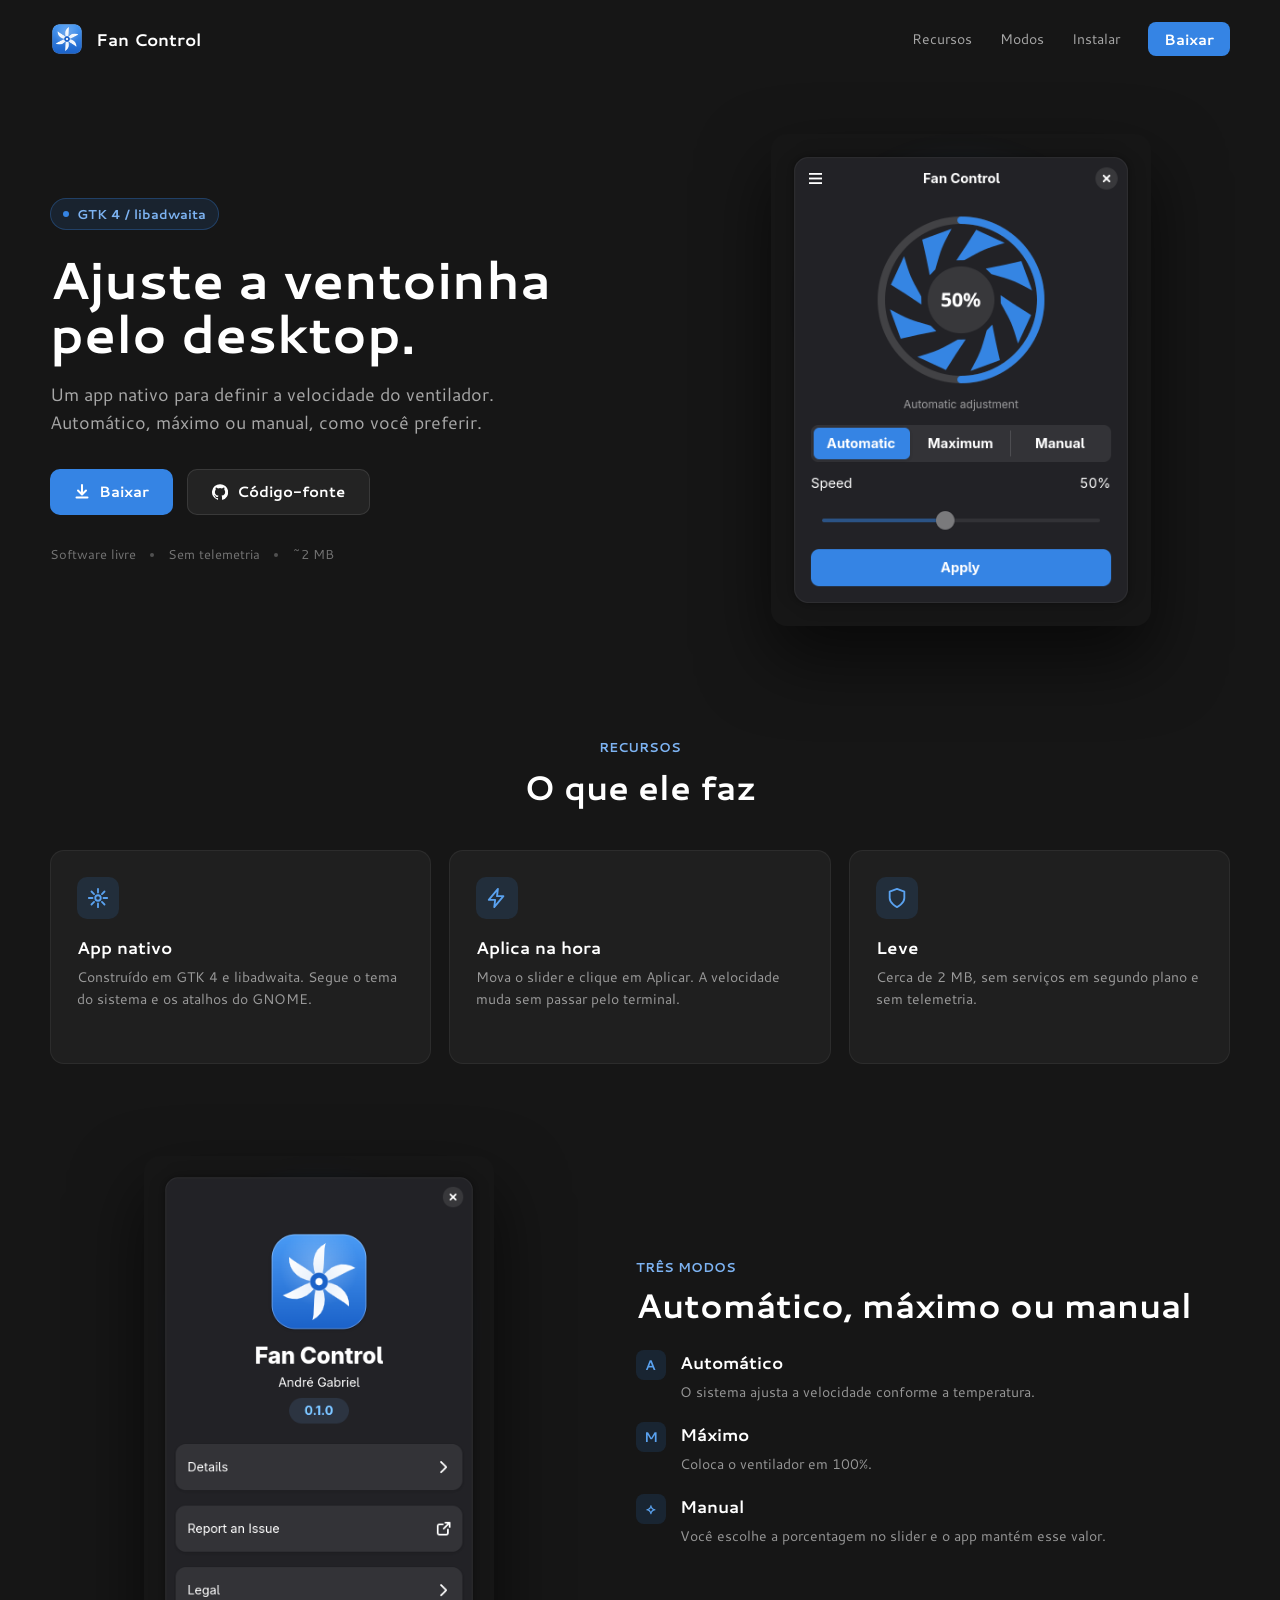
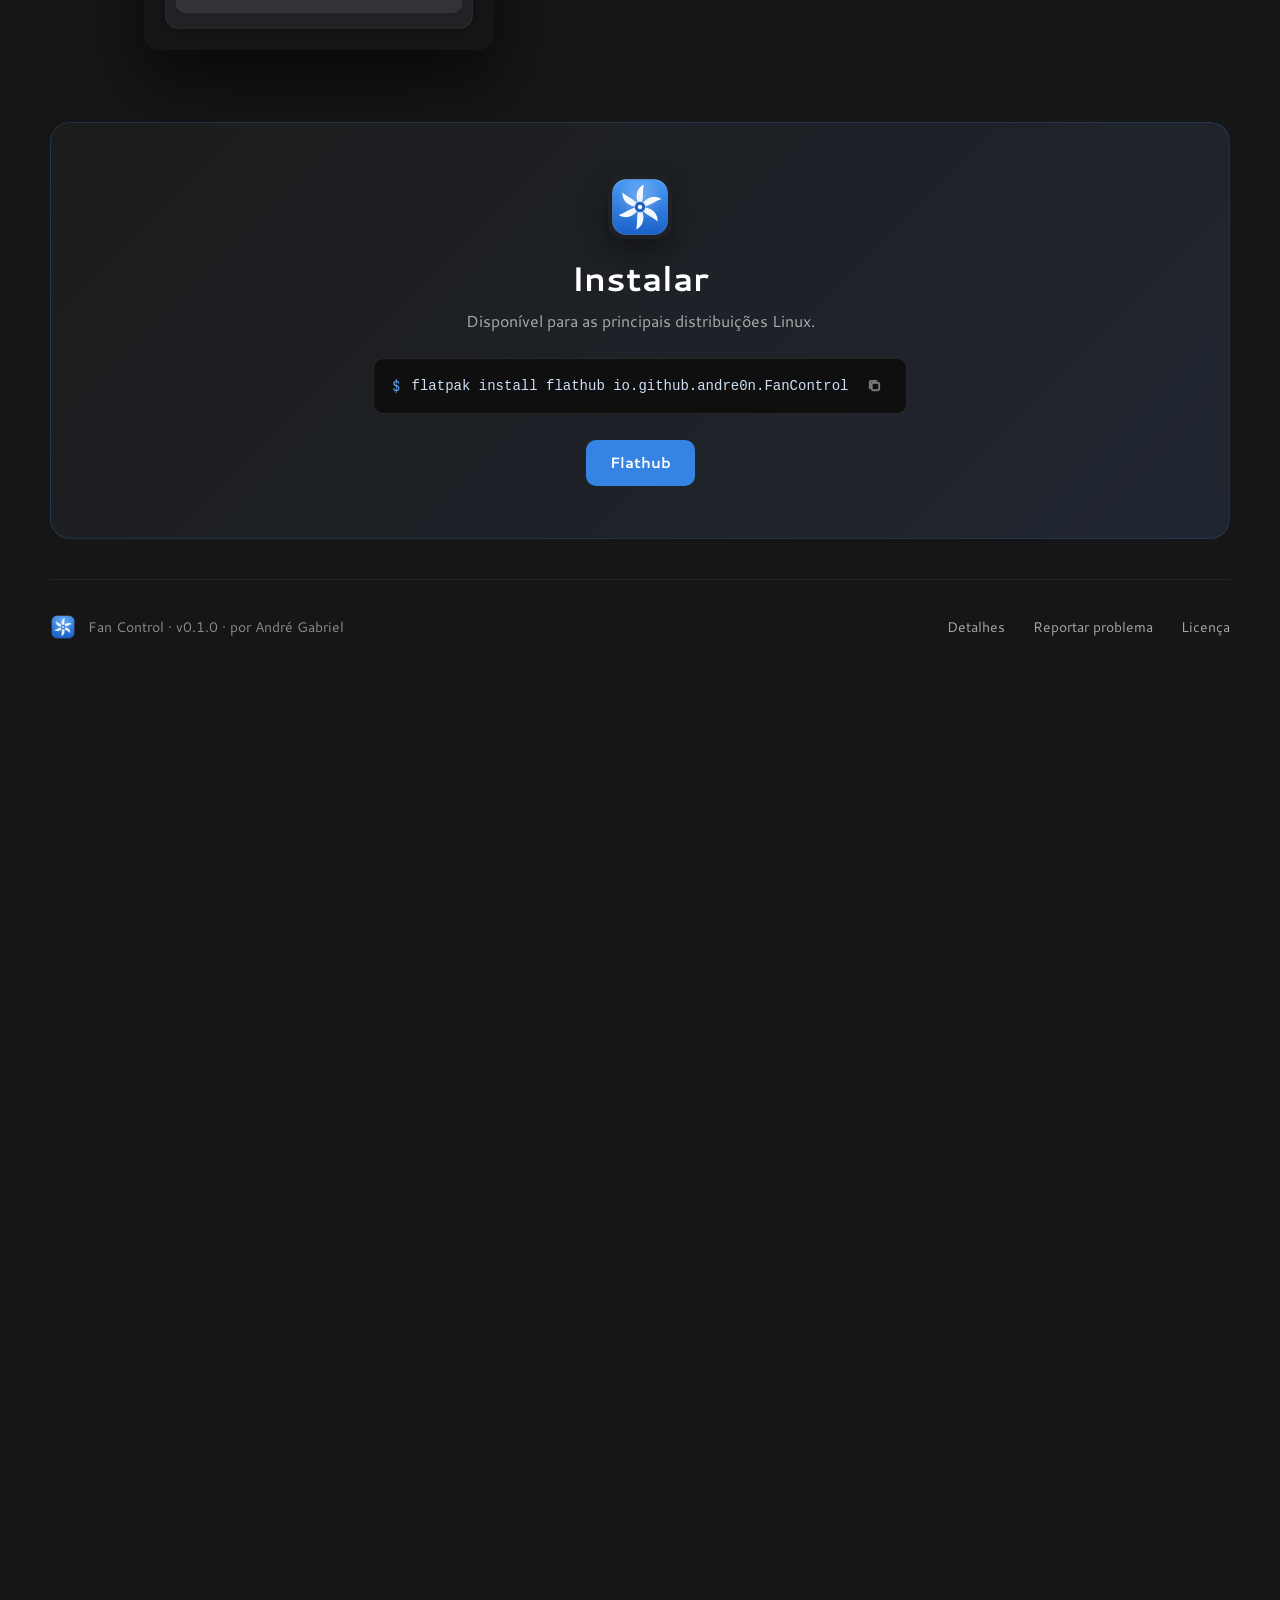
<file: index.html>
<!doctype html>
<html lang="pt-BR">
  <head>
    <meta charset="utf-8">
    <meta name="viewport" content="width=device-width, initial-scale=1">
    <meta http-equiv="refresh" content="0; url=./docs/">
    <link rel="canonical" href="./docs/">
    <title>Fan Control</title>
  </head>
  <body>
    <p><a href="./docs/">Abrir Fan Control</a></p>
  </body>
</html>
</file>
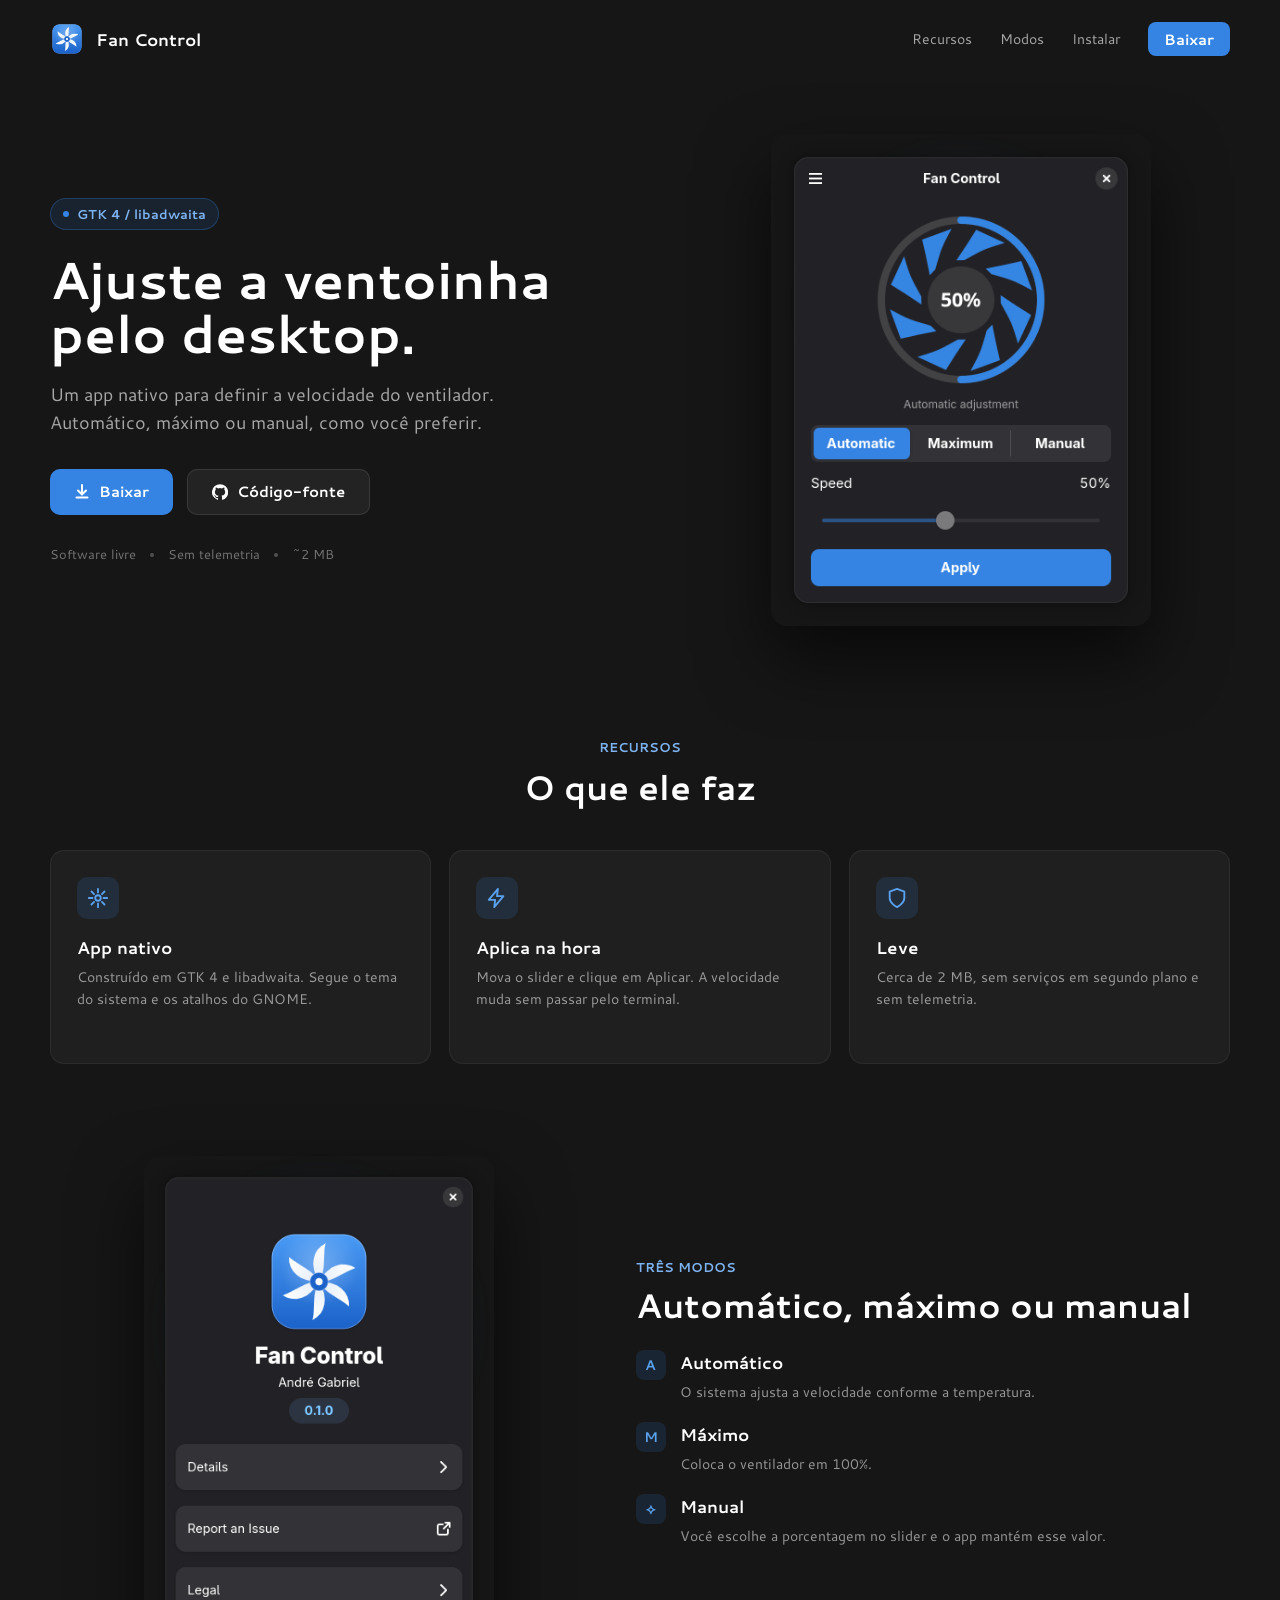
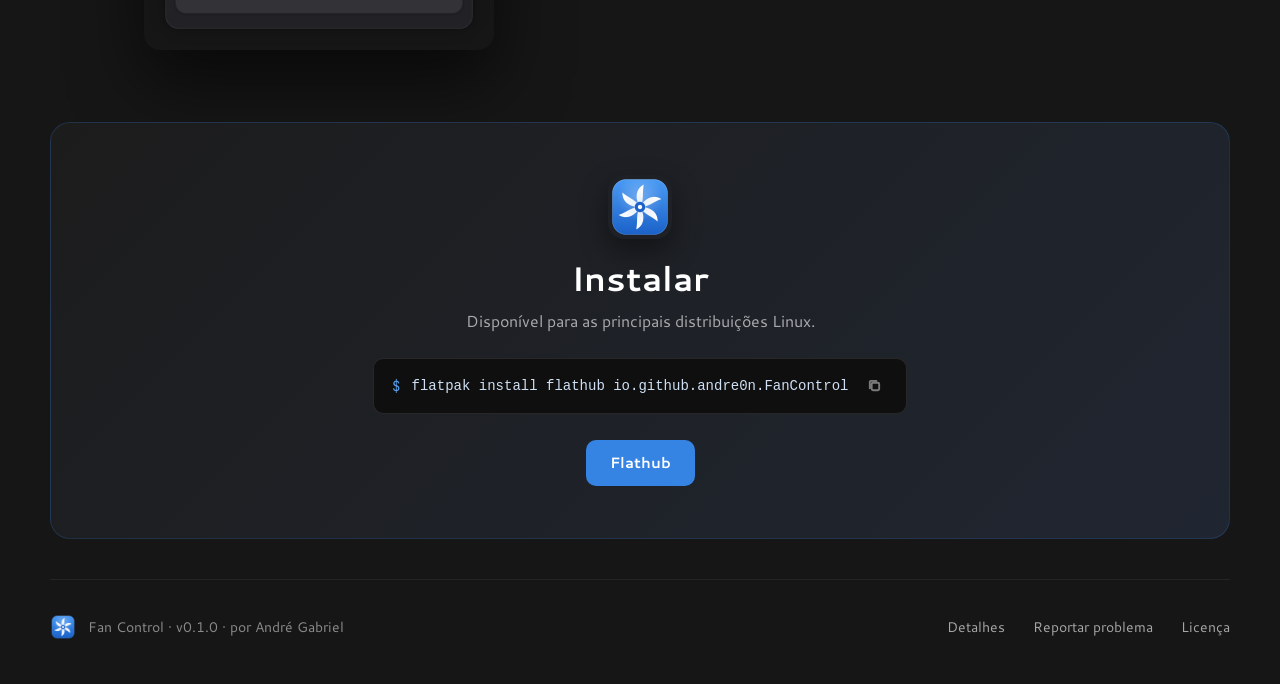
<file: docs/index.html>
<!doctype html>
<html lang="pt-BR">

<head>
  <meta charset="utf-8">
  <meta name="viewport" content="width=device-width, initial-scale=1">
  <meta name="description"
    content="Fan Control e uma interface GTK nativa para ajustar a ventoinha no Linux usando nbfc-linux.">
  <title>Fan Control</title>
  <link rel="icon" href="./assets/icon.svg" type="image/svg+xml">
  <link rel="preconnect" href="https://fonts.googleapis.com">
  <link rel="preconnect" href="https://fonts.gstatic.com" crossorigin>
  <link
    href="https://fonts.googleapis.com/css2?family=Cantarell:wght@400;700&family=JetBrains+Mono:wght@400;500&display=swap"
    rel="stylesheet">
  <link rel="stylesheet" href="./styles.css">
</head>

<body>
  <nav class="site-nav" aria-label="Principal">
    <a class="brand" href="#top" aria-label="Fan Control">
      <img src="./assets/icon-256.png" alt="" width="34" height="34">
      <span>Fan Control</span>
    </a>
    <div class="nav-links">
      <a href="#features">Recursos</a>
      <a href="#modes">Modos</a>
      <a href="#install">Instalar</a>
      <a class="button button-small" href="#install">Baixar</a>
    </div>
  </nav>

  <main id="top">
    <header class="hero section-grid">
      <div class="hero-copy">
        <p class="badge"><span></span>GTK 4 / libadwaita</p>
        <h1>Ajuste a ventoinha pelo desktop.</h1>
        <p class="hero-text">
          Um app nativo para definir a velocidade do ventilador. Automático,
          máximo ou manual, como você preferir.
        </p>
        <div class="actions">
          <a class="button" href="#install">
            <svg viewBox="0 0 16 16" aria-hidden="true">
              <path d="M8 1v9M4 6.5l4 4 4-4M2.5 13.5h11" />
            </svg>
            Baixar
          </a>
          <a class="button button-secondary" href="https://github.com/Andre0n/nbfc-linux-gui">
            <svg class="fill-icon" viewBox="0 0 16 16" aria-hidden="true">
              <path
                d="M8 .2a8 8 0 0 0-2.5 15.6c.4.07.55-.17.55-.38l-.01-1.34c-2.23.48-2.7-1.07-2.7-1.07-.36-.92-.89-1.17-.89-1.17-.73-.5.05-.49.05-.49.8.06 1.23.83 1.23.83.71 1.23 1.87.87 2.33.67.07-.52.28-.87.5-1.07-1.78-.2-3.64-.89-3.64-3.95 0-.87.31-1.59.83-2.15-.08-.2-.36-1.02.08-2.12 0 0 .67-.21 2.2.82a7.6 7.6 0 0 1 4 0c1.53-1.03 2.2-.82 2.2-.82.44 1.1.16 1.92.08 2.12.52.56.83 1.28.83 2.15 0 3.07-1.87 3.75-3.65 3.95.29.25.54.73.54 1.48l-.01 2.2c0 .21.15.46.55.38A8 8 0 0 0 8 .2z" />
            </svg>
            Código-fonte
          </a>
        </div>
        <ul class="trust-list" aria-label="Resumo">
          <li>Software livre</li>
          <li>Sem telemetria</li>
          <li>~2 MB</li>
        </ul>
      </div>
      <div class="shot-wrap">
        <img class="hero-shot" src="./assets/shot-main.png" alt="Janela principal do Fan Control">
      </div>
    </header>

    <section class="features" id="features">
      <div class="section-heading">
        <p>Recursos</p>
        <h2>O que ele faz</h2>
      </div>
      <div class="cards">
        <article class="card">
          <div class="icon-box">
            <svg viewBox="0 0 24 24" aria-hidden="true">
              <path
                d="M12 2v4M12 18v4M2 12h4M18 12h4M4.9 4.9l2.8 2.8M16.3 16.3l2.8 2.8M19.1 4.9l-2.8 2.8M7.7 16.3l-2.8 2.8" />
              <circle cx="12" cy="12" r="3" />
            </svg>
          </div>
          <h3>App nativo</h3>
          <p>Construído em GTK 4 e libadwaita. Segue o tema do sistema e os atalhos do GNOME.</p>
        </article>
        <article class="card">
          <div class="icon-box">
            <svg viewBox="0 0 24 24" aria-hidden="true">
              <path d="M13 2 3 14h7l-1 8 10-12h-7l1-8z" />
            </svg>
          </div>
          <h3>Aplica na hora</h3>
          <p>Mova o slider e clique em Aplicar. A velocidade muda sem passar pelo terminal.</p>
        </article>
        <article class="card">
          <div class="icon-box">
            <svg viewBox="0 0 24 24" aria-hidden="true">
              <path d="M12 22s8-4 8-10V5l-8-3-8 3v7c0 6 8 10 8 10z" />
            </svg>
          </div>
          <h3>Leve</h3>
          <p>Cerca de 2 MB, sem serviços em segundo plano e sem telemetria.</p>
        </article>
      </div>
    </section>

    <section class="modes section-grid" id="modes">
      <div class="shot-wrap shot-wrap-small">
        <img src="./assets/shot-about.png" alt="Tela sobre do Fan Control">
      </div>
      <div>
        <p class="eyebrow">Três modos</p>
        <h2>Automático, máximo ou manual</h2>
        <div class="mode-list">
          <article>
            <span>A</span>
            <div>
              <h3>Automático</h3>
              <p>O sistema ajusta a velocidade conforme a temperatura.</p>
            </div>
          </article>
          <article>
            <span>M</span>
            <div>
              <h3>Máximo</h3>
              <p>Coloca o ventilador em 100%.</p>
            </div>
          </article>
          <article>
            <span>⟡</span>
            <div>
              <h3>Manual</h3>
              <p>Você escolhe a porcentagem no slider e o app mantém esse valor.</p>
            </div>
          </article>
        </div>
      </div>
    </section>

    <section class="install" id="install">
      <img src="./assets/icon-256.png" alt="" width="64" height="64">
      <h2>Instalar</h2>
      <p>Disponível para as principais distribuições Linux.</p>
      <div class="command" role="group" aria-label="Comando de instalação">
        <span aria-hidden="true">$</span>
        <code>flatpak install flathub io.github.andre0n.FanControl</code>
        <button type="button" data-copy="flatpak install flathub io.github.andre0n.FanControl"
          aria-label="Copiar comando">
          <svg viewBox="0 0 16 16" aria-hidden="true">
            <rect x="5" y="5" width="8" height="8" rx="1.5" />
            <path d="M3 11V4a1 1 0 0 1 1-1h6" />
          </svg>
        </button>
      </div>
      <div class="actions actions-center">
        <a class="button" href="#">Flathub</a>
        <!-- <a class="button button-secondary" href="#">.deb / .rpm</a> -->
      </div>
    </section>
  </main>

  <footer class="site-footer">
    <div>
      <img src="./assets/icon-256.png" alt="" width="26" height="26">
      <span>Fan Control · v0.1.0 · por André Gabriel</span>
    </div>
    <nav aria-label="Rodape">
      <a href="https://github.com/Andre0n/nbfc-linux-gui">Detalhes</a>
      <a href="https://github.com/Andre0n/nbfc-linux-gui/issues">Reportar problema</a>
      <a href="https://github.com/Andre0n/nbfc-linux-gui/blob/main/LICENSE">Licença</a>
    </nav>
  </footer>

  <script src="./script.js"></script>
</body>

</html>
</file>
<file: docs/styles.css>
:root {
  --accent: #3584e4;
  --accent-hover: #3d8ceb;
  --accent-soft: #5aa2f0;
  --accent-text: #7db3f2;
  --bg: #161616;
  --card: #1f1f1f;
  --code: #0f0f0f;
  --text: #fff;
  --muted: rgba(255, 255, 255, 0.62);
  --faint: rgba(255, 255, 255, 0.45);
  --line: rgba(255, 255, 255, 0.08);
}

* {
  box-sizing: border-box;
}

html {
  scroll-behavior: smooth;
}

body {
  margin: 0;
  background: var(--bg);
  color: #e8e8e8;
  font-family: "Cantarell", system-ui, -apple-system, BlinkMacSystemFont, "Segoe UI", sans-serif;
  -webkit-font-smoothing: antialiased;
}

body::selection {
  background: var(--accent);
  color: var(--text);
}

a {
  color: inherit;
  text-decoration: none;
}

img,
svg {
  display: block;
}

svg {
  fill: none;
  stroke: currentColor;
  stroke-linecap: round;
  stroke-linejoin: round;
  stroke-width: 2;
}

.fill-icon {
  fill: currentColor;
  stroke: none;
}

main,
.site-nav,
.site-footer {
  width: min(1180px, calc(100% - 56px));
  margin: 0 auto;
}

.site-nav,
.site-footer {
  display: flex;
  align-items: center;
  justify-content: space-between;
  gap: 24px;
}

.site-nav {
  padding: 22px 0;
}

.brand,
.site-footer > div {
  display: flex;
  align-items: center;
  gap: 12px;
}

.brand img,
.site-footer img {
  border-radius: 9px;
}

.brand span {
  color: var(--text);
  font-size: 17px;
  font-weight: 700;
}

.nav-links,
.site-footer nav {
  display: flex;
  align-items: center;
  gap: 28px;
  color: var(--muted);
  font-size: 14px;
}

.nav-links a:not(.button):hover,
.site-footer a:hover {
  color: var(--text);
}

.section-grid {
  display: grid;
  grid-template-columns: 1.05fr 0.95fr;
  gap: 48px;
  align-items: center;
}

.hero {
  padding: 56px 0 72px;
}

.badge {
  display: inline-flex;
  align-items: center;
  gap: 8px;
  margin: 0 0 22px;
  padding: 6px 12px;
  border: 1px solid rgba(53, 132, 228, 0.3);
  border-radius: 999px;
  background: rgba(53, 132, 228, 0.12);
  color: var(--accent-text);
  font-size: 12.5px;
  font-weight: 700;
}

.badge span {
  width: 6px;
  height: 6px;
  border-radius: 50%;
  background: var(--accent);
}

h1,
h2,
h3,
p {
  margin-top: 0;
}

h1 {
  max-width: 560px;
  margin-bottom: 20px;
  color: var(--text);
  font-size: clamp(42px, 6vw, 52px);
  font-weight: 700;
  line-height: 1.05;
  text-wrap: balance;
}

.hero-text {
  max-width: 480px;
  margin-bottom: 32px;
  color: var(--muted);
  font-size: 18px;
  line-height: 1.55;
}

.actions {
  display: flex;
  align-items: center;
  gap: 14px;
  flex-wrap: wrap;
}

.actions-center {
  justify-content: center;
}

.button {
  display: inline-flex;
  align-items: center;
  justify-content: center;
  gap: 9px;
  min-height: 46px;
  padding: 0 24px;
  border-radius: 10px;
  background: var(--accent);
  color: var(--text);
  font-size: 15px;
  font-weight: 700;
  transition: background 150ms ease, border-color 150ms ease;
}

.button:hover {
  background: var(--accent-hover);
}

.button svg {
  width: 16px;
  height: 16px;
}

.button-secondary {
  border: 1px solid rgba(255, 255, 255, 0.1);
  background: rgba(255, 255, 255, 0.06);
}

.button-secondary:hover {
  background: rgba(255, 255, 255, 0.1);
}

.button-small {
  min-height: 34px;
  padding: 0 16px;
  border-radius: 8px;
}

.trust-list {
  display: flex;
  align-items: center;
  gap: 14px;
  flex-wrap: wrap;
  margin: 30px 0 0;
  padding: 0;
  color: rgba(255, 255, 255, 0.4);
  font-size: 13px;
  list-style: none;
}

.trust-list li:not(:last-child)::after {
  content: "";
  display: inline-block;
  width: 4px;
  height: 4px;
  margin-left: 14px;
  border-radius: 50%;
  background: rgba(255, 255, 255, 0.25);
  vertical-align: middle;
}

.shot-wrap {
  position: relative;
  display: flex;
  justify-content: center;
}

.shot-wrap::before {
  position: absolute;
  width: min(340px, 85%);
  aspect-ratio: 1;
  content: "";
  background: radial-gradient(circle, rgba(53, 132, 228, 0.28), transparent 68%);
  filter: blur(10px);
}

.shot-wrap img {
  position: relative;
  width: min(100%, 380px);
  border-radius: 16px;
  box-shadow: 0 32px 70px rgba(0, 0, 0, 0.6);
}

.hero-shot {
  animation: float-y 6s ease-in-out infinite;
}

@keyframes float-y {
  0%,
  100% {
    transform: translateY(0);
  }
  50% {
    transform: translateY(-10px);
  }
}

.features {
  padding: 40px 0 20px;
}

.section-heading {
  display: flex;
  flex-direction: column;
  align-items: center;
  gap: 12px;
  margin-bottom: 44px;
  text-align: center;
}

.section-heading p,
.eyebrow {
  margin-bottom: 0;
  color: var(--accent-text);
  font-size: 13px;
  font-weight: 700;
  text-transform: uppercase;
}

.section-heading h2,
.modes h2,
.install h2 {
  margin-bottom: 0;
  color: var(--text);
  font-size: 34px;
  font-weight: 700;
  line-height: 1.12;
}

.cards {
  display: grid;
  grid-template-columns: repeat(3, 1fr);
  gap: 18px;
}

.card {
  min-height: 214px;
  padding: 26px;
  border: 1px solid rgba(255, 255, 255, 0.06);
  border-radius: 14px;
  background: var(--card);
  transition: border-color 160ms ease, transform 160ms ease, background 160ms ease;
}

.card:hover {
  border-color: rgba(53, 132, 228, 0.48);
  background: #212326;
  transform: translateY(-2px);
}

.icon-box {
  display: flex;
  width: 42px;
  height: 42px;
  align-items: center;
  justify-content: center;
  margin-bottom: 16px;
  border-radius: 10px;
  background: rgba(53, 132, 228, 0.14);
  color: var(--accent-soft);
}

.icon-box svg {
  width: 22px;
  height: 22px;
}

.card h3,
.mode-list h3 {
  margin-bottom: 8px;
  color: var(--text);
  font-size: 17px;
}

.card p,
.mode-list p {
  margin-bottom: 0;
  color: rgba(255, 255, 255, 0.55);
  font-size: 14px;
  line-height: 1.55;
}

.modes {
  grid-template-columns: 0.95fr 1.05fr;
  padding: 72px 0;
}

.shot-wrap-small img {
  width: min(100%, 350px);
}

.modes h2 {
  margin: 10px 0 26px;
}

.mode-list {
  display: flex;
  flex-direction: column;
  gap: 18px;
}

.mode-list article {
  display: flex;
  gap: 14px;
  align-items: flex-start;
}

.mode-list span {
  display: flex;
  flex: 0 0 auto;
  width: 30px;
  height: 30px;
  align-items: center;
  justify-content: center;
  border-radius: 8px;
  background: rgba(53, 132, 228, 0.14);
  color: var(--accent-soft);
  font-size: 14px;
  font-weight: 700;
}

.install {
  position: relative;
  overflow: hidden;
  padding: 52px;
  border: 1px solid rgba(53, 132, 228, 0.2);
  border-radius: 20px;
  background: linear-gradient(135deg, #1c1c1c, #202631);
  text-align: center;
}

.install > img {
  margin: 0 auto 20px;
  border-radius: 16px;
  box-shadow: 0 12px 28px rgba(0, 0, 0, 0.4);
}

.install p {
  max-width: 460px;
  margin: 12px auto 26px;
  color: var(--muted);
  font-size: 16px;
}

.command {
  display: inline-flex;
  max-width: 100%;
  align-items: center;
  gap: 12px;
  margin-bottom: 26px;
  padding: 13px 18px;
  border: 1px solid rgba(255, 255, 255, 0.1);
  border-radius: 10px;
  background: var(--code);
  color: #cfe0f5;
  font-family: "JetBrains Mono", ui-monospace, SFMono-Regular, monospace;
  font-size: 14px;
}

.command span {
  color: var(--accent-soft);
}

.command code {
  overflow: auto;
  white-space: nowrap;
}

.command button {
  display: flex;
  flex: 0 0 auto;
  width: 28px;
  height: 28px;
  align-items: center;
  justify-content: center;
  border: 0;
  border-radius: 6px;
  background: transparent;
  color: rgba(255, 255, 255, 0.45);
  cursor: pointer;
}

.command button:hover,
.command button.copied {
  color: var(--text);
}

.command svg {
  width: 15px;
  height: 15px;
}

.site-footer {
  padding: 34px 0 44px;
  border-top: 1px solid rgba(255, 255, 255, 0.06);
  margin-top: 40px;
  color: rgba(255, 255, 255, 0.5);
  font-size: 14px;
}

@media (max-width: 820px) {
  main,
  .site-nav,
  .site-footer {
    width: min(100% - 36px, 1180px);
  }

  .site-nav {
    align-items: flex-start;
    flex-direction: column;
  }

  .nav-links {
    width: 100%;
    justify-content: space-between;
    gap: 14px;
  }

  .section-grid,
  .modes {
    grid-template-columns: 1fr;
  }

  .hero {
    padding-top: 36px;
  }

  .hero-copy {
    order: 1;
  }

  .hero .shot-wrap {
    order: 2;
  }

  .cards {
    grid-template-columns: 1fr;
  }

  .install {
    padding: 34px 20px;
  }

  .command {
    width: 100%;
  }

  .site-footer,
  .site-footer nav {
    align-items: flex-start;
    flex-direction: column;
  }
}

@media (max-width: 520px) {
  .nav-links {
    display: grid;
    grid-template-columns: repeat(2, minmax(0, 1fr));
  }

  .nav-links a {
    min-width: 0;
  }

  .button {
    width: 100%;
  }

  .actions {
    align-items: stretch;
    flex-direction: column;
  }

  .trust-list {
    align-items: flex-start;
    flex-direction: column;
    gap: 8px;
  }

  .trust-list li::after {
    display: none !important;
  }
}
</file>
